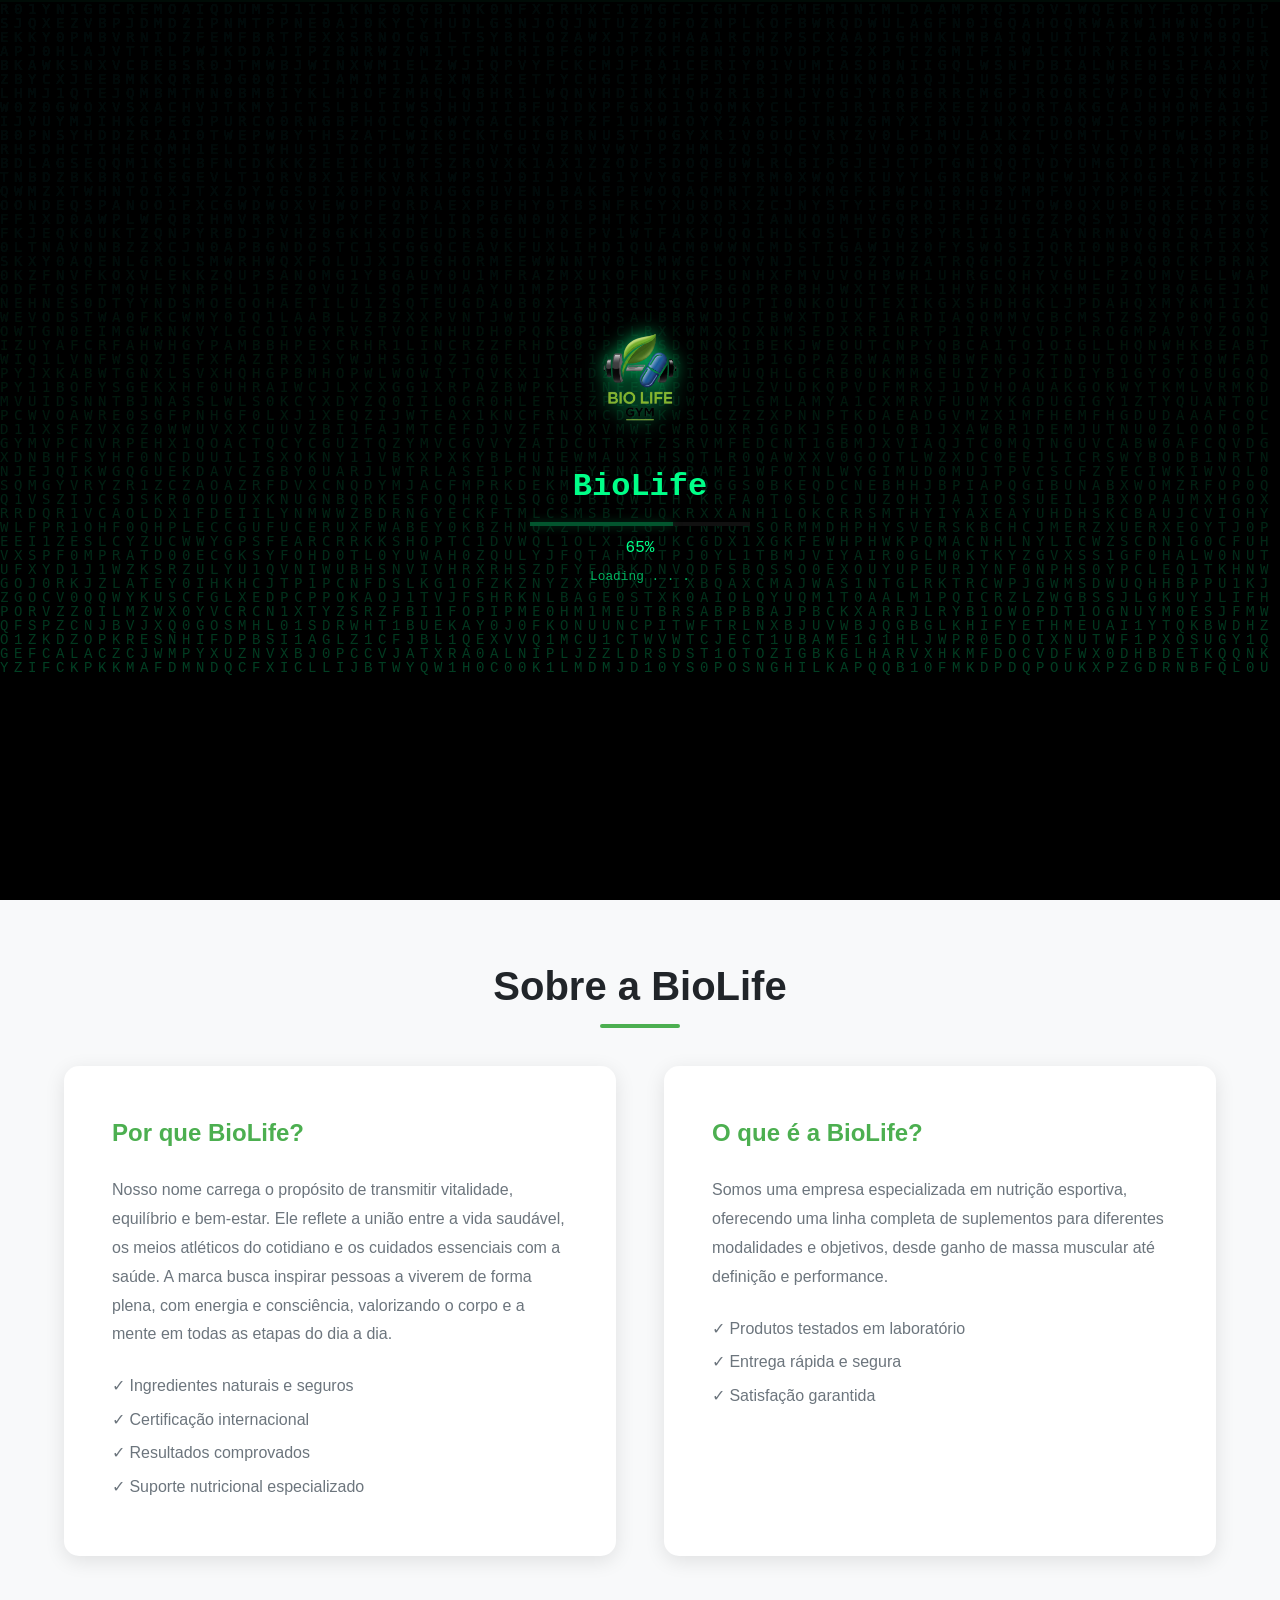
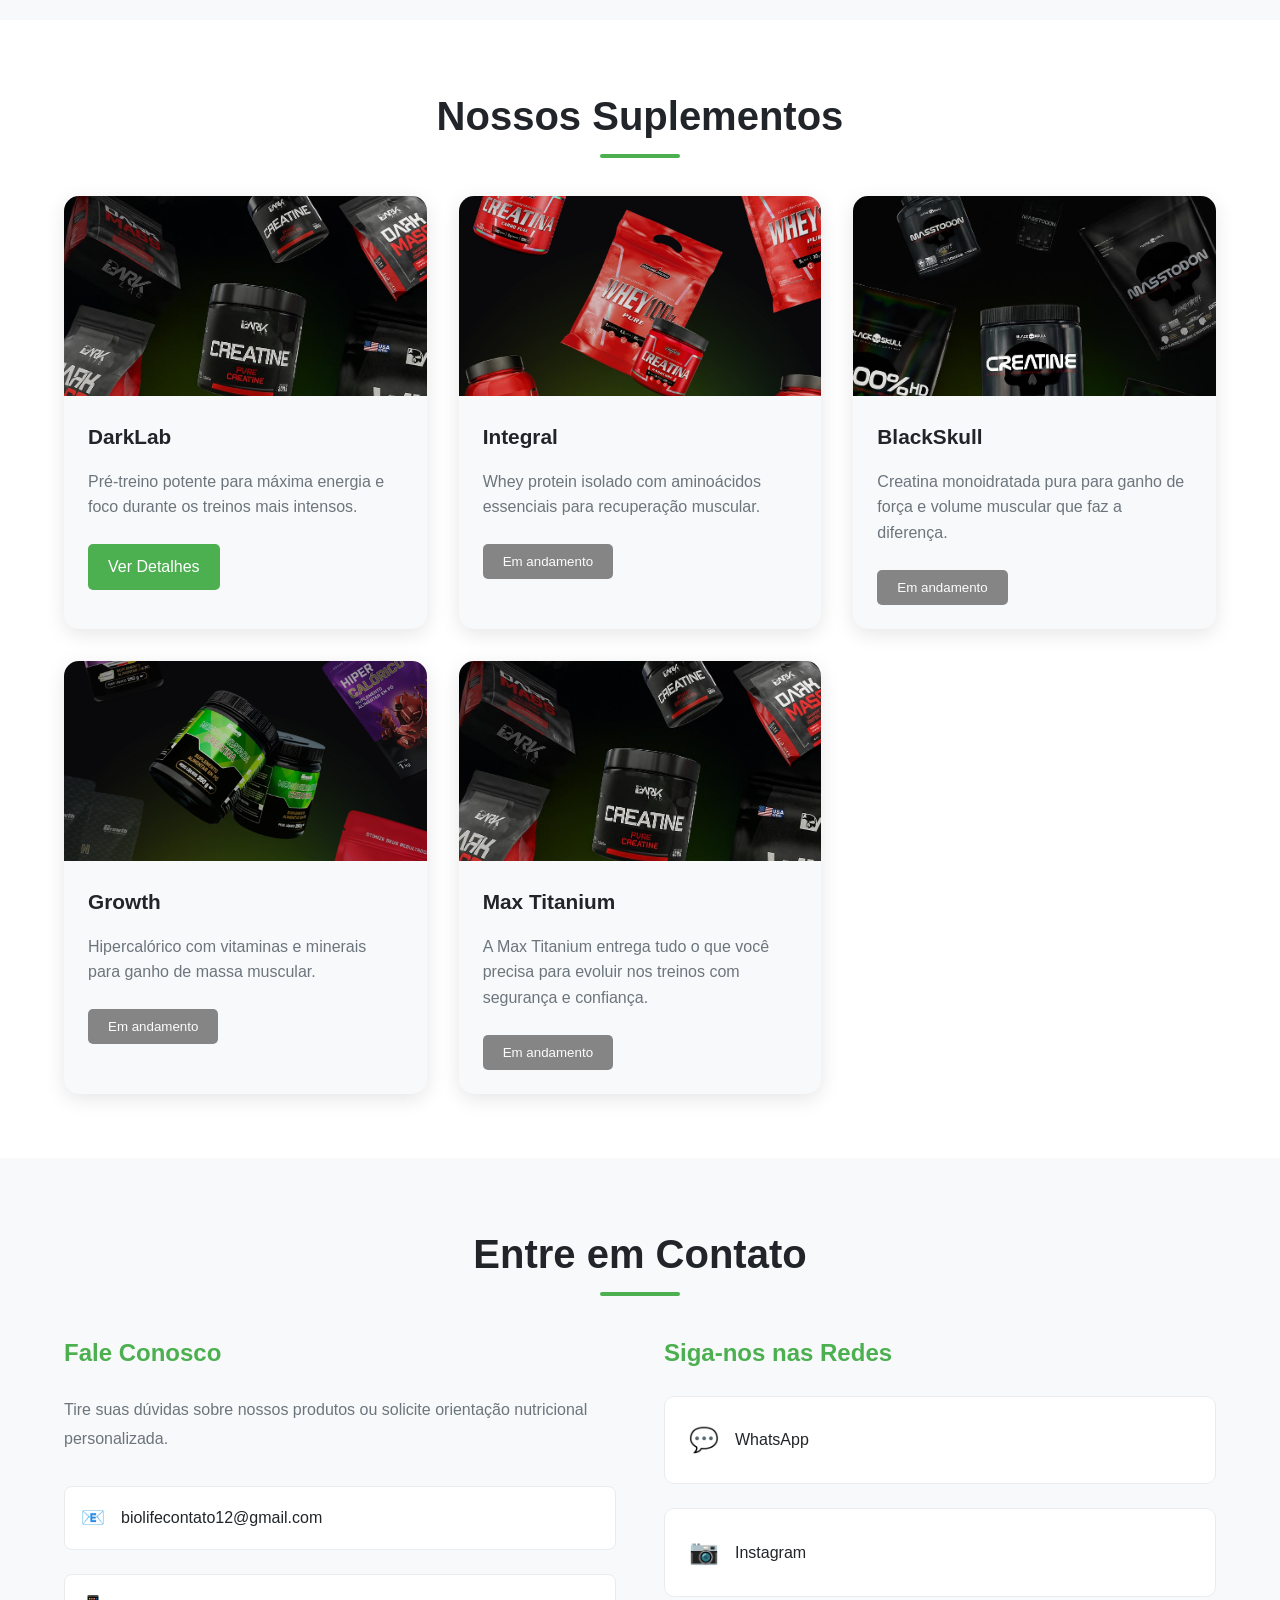
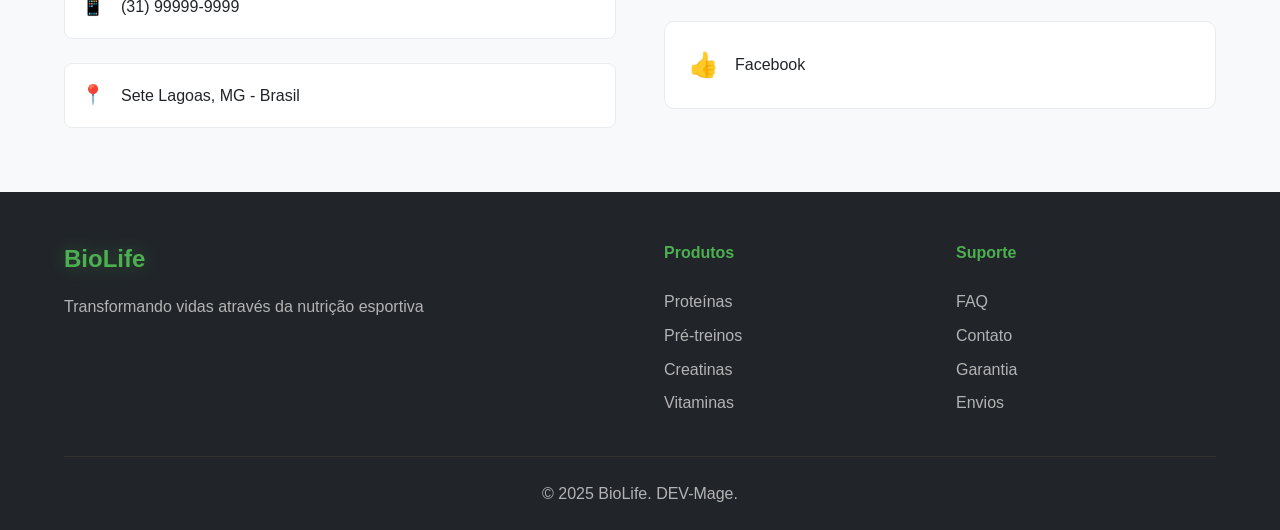
<file: index.html>
<!DOCTYPE html>
<html lang="pt-BR">
<head>
    <meta charset="UTF-8">
    <meta name="viewport" content="width=device-width, initial-scale=1.0">
    <title>BioLife - Suplementos Premium para Academia</title>
    <link rel="stylesheet" href="style.css">
    <link href="assets/img/logo.png" rel="icon" type="image/png">
</head>
    
</body>
</html>
<body>

    <!-- Efeitos -->
    <div class="page-slide"></div>
    <div class="page-transition"></div>
    <div class="scan-effect"></div>
    

    <!-- Loader -->
    <div id="loader">
        <canvas id="matrix"></canvas>

        <div class="loader-content">
            <img src="assets/img/logo.png" class="loader-logo">
            <h1 class="loader-title">BioLife</h1>

            <div class="loader-bar">
                <div class="loader-progress"></div>
            </div>

            <span id="loader-percent">0%</span>
            <p class="loader-sub">Loading . . .</p>
        </div>

        
    </div>
 
    <!-- Header -->
    <header class="header">
        <nav class="nav">
            <div class="nav-container">
                <div class="logo">
                    <!-- Logo do site -->
                    <img src="assets/img/logo.png" alt="Logo BioLife" class="logo-img">
                    <span class="logo-text">BioLife</span>
                </div>
                
                <ul class="nav-menu">
                    <li><a href="#inicio" class="nav-link">Início</a></li>
                    <li><a href="#sobre" class="nav-link">Sobre</a></li>
                    <li><a href="#suplementos" class="nav-link">Suplementos</a></li>
                    <li><a href="#contato" class="nav-link">Contato</a></li>
                </ul>

                <div class="nav-controls">
                    <button class="theme-toggle" id="themeToggle">
                        <span class="theme-icon">🌙</span>
                    </button>
                    <button class="hamburger" id="hamburger">
                        <span></span>
                        <span></span>
                        <span></span>
                    </button>
                </div>
            </div>
        </nav>
    </header>



    <!-- Hero Section with Carousel -->
    <section id="inicio" class="hero">
        <div class="carousel">
                <div class="carousel-container">
                    <div class="carousel-track">
                        <div class="carousel-slide">
                            <img src="assets/img/Carrossel 1.png" alt="Fitness e Nutrição">
                            <div class="carousel-content">
                                <h1>Transforme seu Corpo com BioLife</h1>
                                <p>Suplementos premium para maximizar seus resultados na academia</p>
                                <a href="#suplementos" class="cta-button">Conheça os Suplementos</a>
                            </div>
                        </div>
                        <div class="carousel-slide">
                            <img src="assets/img/trew.png" alt="Suplementos">
                            <div class="carousel-content">
                                <h1>Qualidade que Faz a Diferença</h1>
                                <p>Fórmulas cientificamente desenvolvidas para atletas exigentes</p>
                                <a href="#sobre" class="cta-button">Saiba Mais</a>
                            </div>
                        </div>
                        <div class="carousel-slide">
                            <img src="assets/img/Carrossel 3.png" alt="Resultados Comprovados">
                            <div class="carousel-content">
                                <h1>Resultados Comprovados</h1>
                                <p>Milhares de atletas já conquistaram seus objetivos conosco</p>
                                <a href="#contato" class="cta-button">Junte-se a Nós</a>
                            </div>
                        </div>
                    </div>
                </div>

            
            <button class="carousel-button prev" id="prevBtn">‹</button>
            <button class="carousel-button next" id="nextBtn">›</button>
            
            <div class="carousel-indicators">
                <span class="indicator active" data-slide="0"></span>
                <span class="indicator" data-slide="1"></span>
                <span class="indicator" data-slide="2"></span>
            </div>
        </div>
    </section>

    <!-- About Section -->
    <section id="sobre" class="about">
        <div class="container">
            <h2 class="section-title">Sobre a BioLife</h2>
            <div class="about-grid">
                <div class="about-card">
                    <h3>Por que BioLife?</h3>
                    <p>Nosso nome carrega o propósito de transmitir vitalidade, equilíbrio e bem-estar. Ele reflete a união entre a vida saudável, os meios atléticos do cotidiano e os cuidados essenciais com a saúde. A marca busca inspirar pessoas a viverem de forma plena, com energia e consciência, valorizando o corpo e a mente em todas as etapas do dia a dia.</p>
                    <ul>
                        <li>✓ Ingredientes naturais e seguros</li>
                        <li>✓ Certificação internacional</li>
                        <li>✓ Resultados comprovados</li>
                        <li>✓ Suporte nutricional especializado</li>
                    </ul>
                </div>
                
                <div class="about-card">
                    <h3>O que é a BioLife?</h3>
                    <p>Somos uma empresa especializada em nutrição esportiva, oferecendo uma linha completa de suplementos para diferentes modalidades e objetivos, desde ganho de massa muscular até definição e performance.</p>
                    <ul>
                        <li>✓ Produtos testados em laboratório</li>
                        <li>✓ Entrega rápida e segura</li>
                        <li>✓ Satisfação garantida</li>
                    </ul>
                </div>
            </div>
        </div>
    </section>

<section id="suplementos" class="products">
    <div class="container">
        <h2 class="section-title">Nossos Suplementos</h2>
        <div class="products-grid">

            <!-- DARKLAB (ativo) -->
            <div class="product-card">
                <div class="product-image">
                    <img src="assets/img/darklab.jpeg" alt="DarkLab">
                </div>
                <div class="product-info">
                    <h3>DarkLab</h3>
                    <p>Pré-treino potente para máxima energia e foco durante os treinos mais intensos.</p>
                    <a href="darklab.html" class="product-button">Ver Detalhes</a>
                </div>
            </div>

            <!-- INTEGRAL (em andamento) -->
            <div class="product-card">
                <div class="product-image">
                    <img src="assets/img/integral.jpeg" alt="Integral">
                </div>
                <div class="product-info">
                    <h3>Integral</h3>
                    <p>Whey protein isolado com aminoácidos essenciais para recuperação muscular.</p>
                    <button class="product-button disabled" disabled>Em andamento</button>
                </div>
            </div>

            <!-- BLACKSKULL (em andamento) -->
            <div class="product-card">
                <div class="product-image">
                    <img src="assets/img/blackskull.jpeg" alt="BlackSkull">
                </div>
                <div class="product-info">
                    <h3>BlackSkull</h3>
                    <p>Creatina monoidratada pura para ganho de força e volume muscular que faz a diferença.</p>
                    <button class="product-button disabled" disabled>Em andamento</button>
                </div>
            </div>

            <!-- GROWTH (em andamento) -->
            <div class="product-card">
                <div class="product-image">
                    <img src="assets/img/Growth.png" alt="Growth">
                </div>
                <div class="product-info">
                    <h3>Growth</h3>
                    <p>Hipercalórico com vitaminas e minerais para ganho de massa muscular.</p>
                    <button class="product-button disabled" disabled>Em andamento</button>
                </div>
            </div>

            <!-- MAX TITANIUM (em andamento) -->
            <div class="product-card">
                <div class="product-image">
                    <img src="assets/img/darklab.jpeg" alt="MaxTitanium">
                </div>
                <div class="product-info">
                    <h3>Max Titanium</h3>
                    <p>A Max Titanium entrega tudo o que você precisa para evoluir nos treinos com segurança e confiança.</p>
                    <button class="product-button disabled" disabled>Em andamento</button>
                </div>
            </div>

        </div>
    </div>
</section>



    <!-- Contact Section -->
    <section id="contato" class="contact">
        <div class="container">
            <h2 class="section-title">Entre em Contato</h2>
            <div class="contact-content">
                <div class="contact-info">
                    <h3>Fale Conosco</h3>
                    <p>Tire suas dúvidas sobre nossos produtos ou solicite orientação nutricional personalizada.</p>
                    <div class="contact-methods">
                        <div class="contact-method">
                            <span class="contact-icon">📧</span>
                            <span>biolifecontato12@gmail.com</span>
                        </div>
                        <div class="contact-method">
                            <span class="contact-icon">📱</span>
                            <span>(31) 99999-9999</span>
                        </div>
                        <div class="contact-method">
                            <span class="contact-icon">📍</span>
                            <span>Sete Lagoas, MG - Brasil</span>
                        </div>
                    </div>
                </div>
                
                <div class="social-links">
                    <h3>Siga-nos nas Redes</h3>
                    <div class="social-icons">
                        <a href="" class="social-link whatsapp">
                            <span class="social-icon">💬</span>
                            <span>WhatsApp</span>
                        </a>
                        <a href="https://www.instagram.com/bio_life_gym/?next=%2F" class="social-link instagram">
                            <span class="social-icon">📷</span>
                            <span>Instagram</span>
                        </a>
                        <a href="#" class="social-link facebook">
                            <span class="social-icon">👍</span>
                            <span>Facebook</span>
                        </a>
                    </div>
                </div>
            </div>
        </div>
    </section>

    <!-- Footer -->
    <footer class="footer">
        <div class="container">
            <div class="footer-content">
                <div class="footer-brand">
                    <span class="logo-text">BioLife</span>
                    <p>Transformando vidas através da nutrição esportiva</p>
                </div>
                <div class="footer-links">
                    <div class="footer-column">
                        <h4>Produtos</h4>
                        <a href="#">Proteínas</a>
                        <a href="#">Pré-treinos</a>
                        <a href="#">Creatinas</a>
                        <a href="#">Vitaminas</a>
                    </div>
                    <div class="footer-column">
                        <h4>Suporte</h4>
                        <a href="#">FAQ</a>
                        <a href="#">Contato</a>
                        <a href="#">Garantia</a>
                        <a href="#">Envios</a>
                    </div>
                </div>
            </div>
            <div class="footer-bottom">
                <p>&copy; 2025 BioLife. DEV-Mage.</p>
            </div>
        </div>
    </footer>

    <script src="script.js"></script>
</body>
</html>
</file>
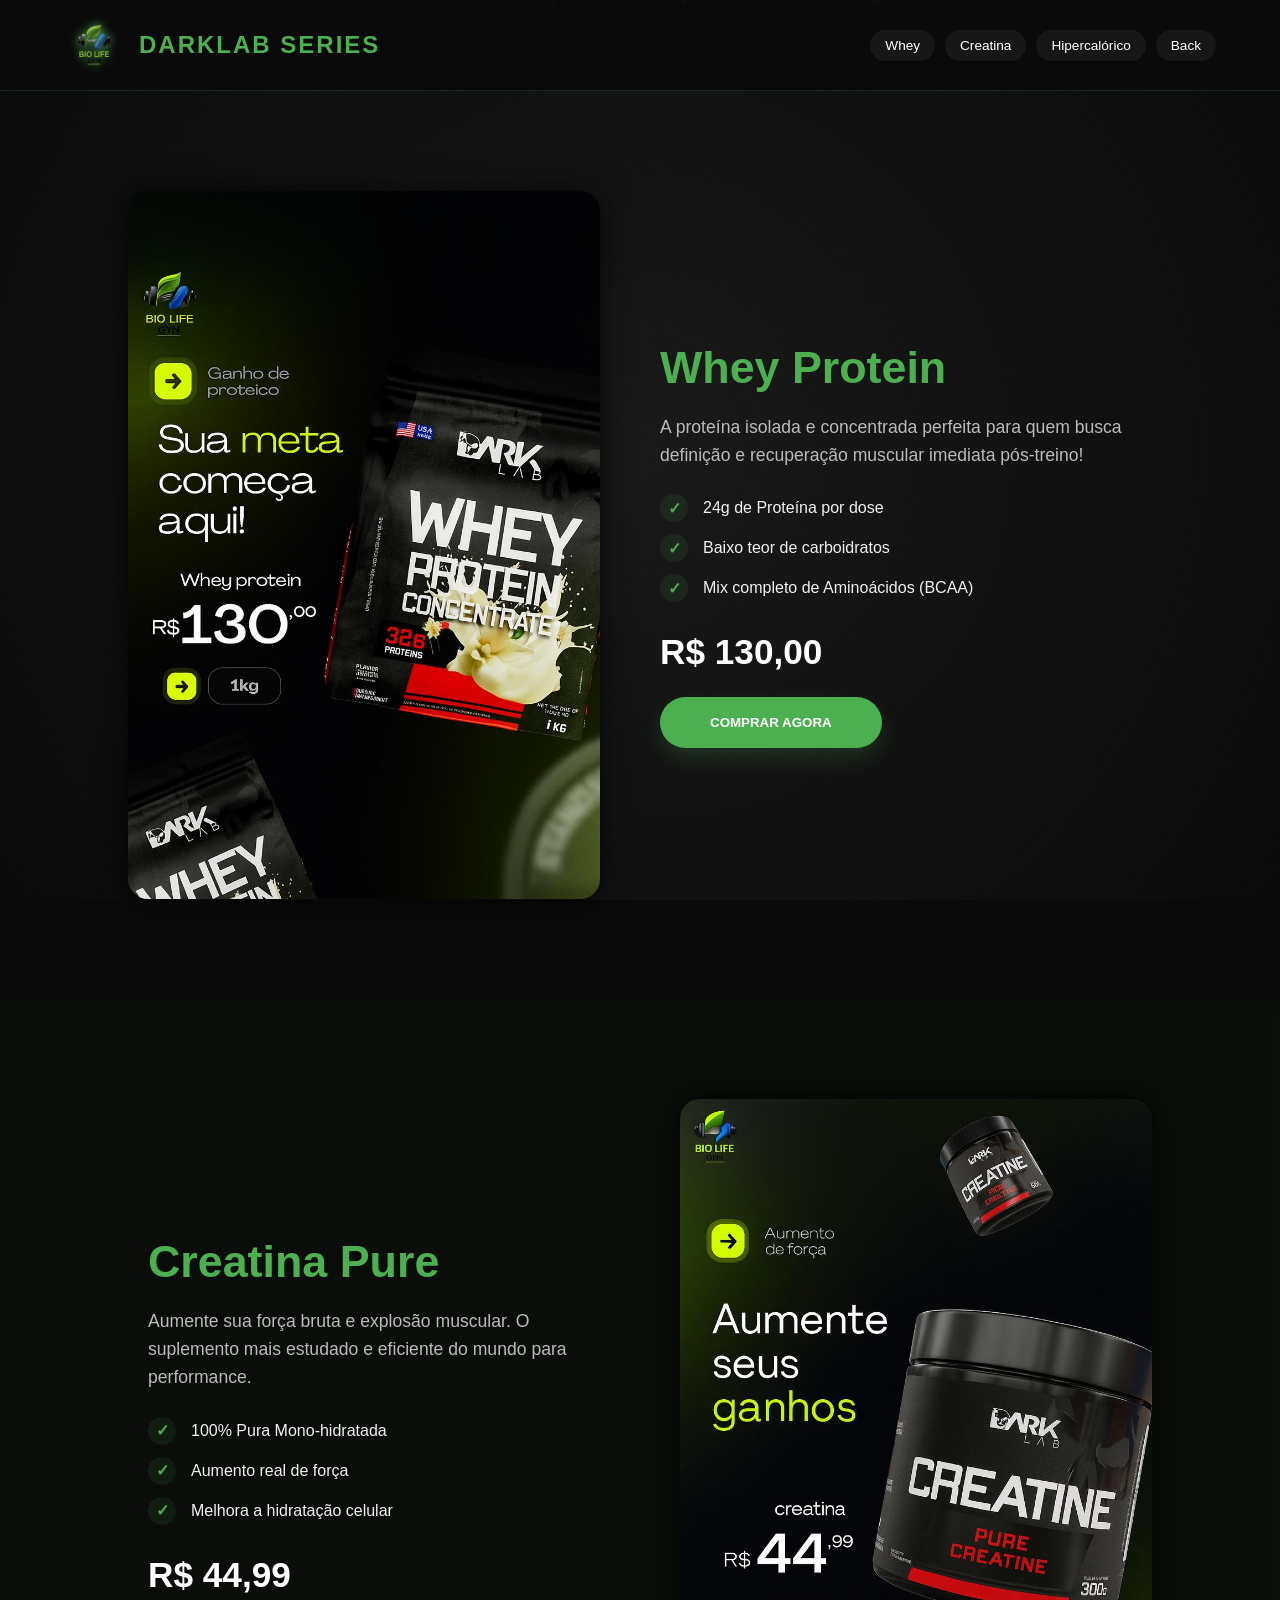
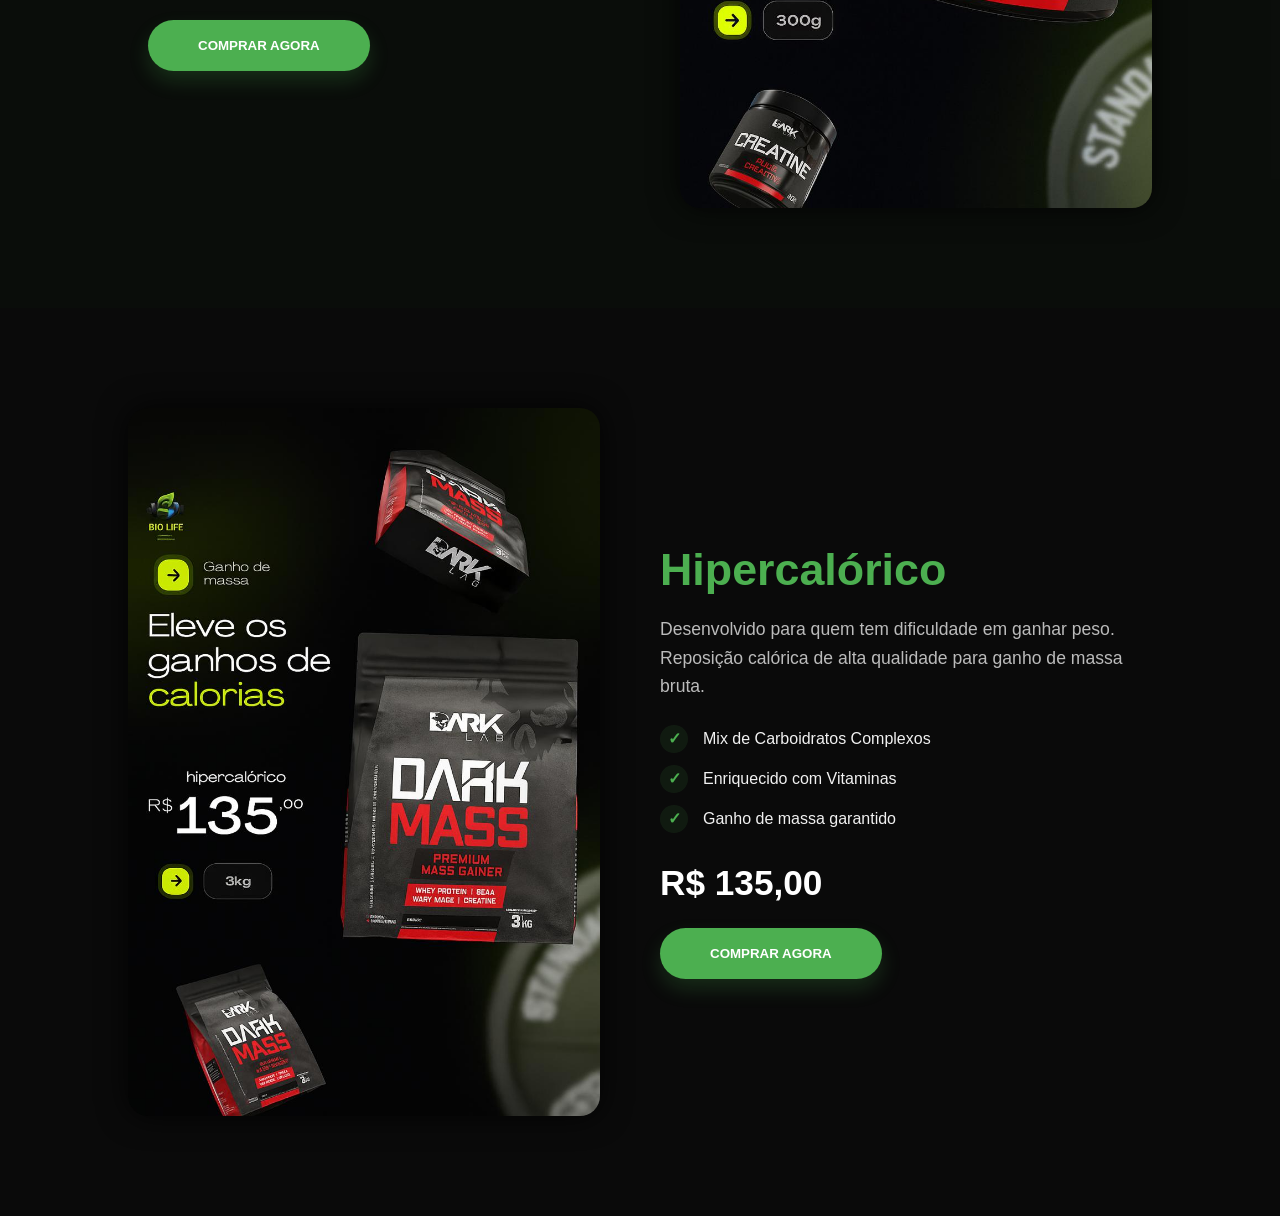
<file: darklab.html>
<!DOCTYPE html>
<html lang="pt-BR">
<head>
  <meta charset="UTF-8">
  <meta name="viewport" content="width=device-width, initial-scale=1.0">
  <title>Suplementos DarkLab | BioLife</title>
  <link href="assets/img/logo.png" rel="icon" type="image/png">
  <style>
    :root {
      --primary-color: #4CAF50;
      --bg-dark: #0a0a0a;
      --text-light: #f1f1f1;
      --surface-color: #101010;
      --surface-alt: #1a1a1a;
    }

    * { margin: 0; padding: 0; box-sizing: border-box; }

    body {
      font-family: 'Segoe UI', Arial, sans-serif;
      background: var(--bg-dark);
      color: var(--text-light);
      overflow-x: hidden;
      scroll-behavior: smooth;
    }

    /* Fundo de Partículas */
    #particles {
      position: fixed;
      top: 0; left: 0;
      width: 100%; height: 100%;
      z-index: -1;
      background: radial-gradient(circle at center, #1a1a1a 0%, #0a0a0a 100%);
    }

    .particle {
      position: absolute;
      background: var(--primary-color);
      border-radius: 50%;
      opacity: 0.3;
      pointer-events: none;
      animation: move linear infinite;
    }

    @keyframes move {
      from { transform: translateY(100vh); }
      to { transform: translateY(-10vh); }
    }

    /* Navbar - Mantendo o estilo do PC */
    .navbar {
      padding: 15px 5%;
      background: rgba(10, 10, 10, 0.9);
      position: sticky;
      top: 0;
      z-index: 1000;
      backdrop-filter: blur(10px);
      border-bottom: 1px solid rgba(76, 175, 80, 0.2);
    }

    .navbar-content {
      display: flex;
      align-items: center;
      justify-content: space-between;
      max-width: 1200px;
      margin: 0 auto;
    }

    .logo-area {
      display: flex;
      align-items: center;
      gap: 15px;
    }

    .logo-area img {
      height: 60px;
      filter: drop-shadow(0 0 5px var(--primary-color));
    }

    .logo-area h1 {
      font-size: 1.5rem;
      color: var(--primary-color);
      text-transform: uppercase;
      letter-spacing: 2px;
    }

    .nav-buttons { display: flex; gap: 10px; }

    .nav-buttons a {
      text-decoration: none;
      color: white;
      font-size: 0.85rem;
      padding: 8px 15px;
      border-radius: 20px;
      transition: 0.3s;
      background: rgba(255,255,255,0.05);
    }

    .nav-buttons a:hover {
      background: var(--primary-color);
      color: black;
      font-weight: bold;
    }

    /* MECÂNICA DE SURGIR (REVEAL) */
    .reveal {
      opacity: 0;
      transform: translateY(80px);
      transition: all 1s ease-out;
    }

    .reveal.active {
      opacity: 1;
      transform: translateY(0);
    }

    /* Seções de Produtos */
    .category-section {
      display: flex;
      flex-wrap: wrap;
      align-items: center;
      justify-content: center;
      gap: 40px;
      padding: 100px 10%;
      min-height: 95vh; /* Volta a ocupar quase a tela toda no PC */
    }

    .category-section:nth-child(even) {
      flex-direction: row-reverse;
      background: rgba(76, 175, 80, 0.02);
    }

    .category-carousel {
      flex: 1;
      min-width: 300px;
      max-width: 500px;
    }

    .carousel-container {
      border-radius: 20px;
      overflow: hidden;
      box-shadow: 0 0 30px rgba(0,0,0,0.8);
      transition: 0.5s;
    }

    .carousel-container img {
      width: 100%;
      display: block;
      transition: transform 0.5s cubic-bezier(0.175, 0.885, 0.32, 1.275); 
    }

    /* MECÂNICA DE TOMBAR (SÓ NO PC) */
    @media (hover: hover) {
      .carousel-container:hover img {
        transform: rotate(-6deg) scale(1.1); /* Tombo mais agressivo no PC */
      }
      .category-section:nth-child(even) .carousel-container:hover img {
        transform: rotate(6deg) scale(1.1);
      }
    }

    .info-panel {
      flex: 1;
      min-width: 300px;
      padding: 20px;
    }

    .info-panel h2 {
      font-size: 2.8rem; /* Títulos grandes de volta */
      color: var(--primary-color);
      margin-bottom: 20px;
    }

    .info-panel p {
      font-size: 1.1rem;
      color: #bbb;
      margin-bottom: 25px;
      line-height: 1.6;
    }

    .features {
      list-style: none;
      margin-bottom: 30px;
    }

    .features li {
      margin-bottom: 12px;
      display: flex;
      align-items: center;
    }

    .features li::before {
      content: "✓";
      margin-right: 15px;
      color: var(--primary-color);
      font-weight: bold;
      background: rgba(76, 175, 80, 0.1);
      width: 28px; height: 28px;
      display: flex; align-items: center; justify-content: center;
      border-radius: 50%;
    }

    .price-tag {
      font-size: 2.2rem;
      font-weight: bold;
      margin-bottom: 25px;
      color: #fff;
      display: block;
    }

    .btn {
      display: inline-block;
      padding: 18px 50px;
      background: var(--primary-color);
      color: white;
      border-radius: 50px;
      text-decoration: none;
      font-weight: bold;
      text-transform: uppercase;
      border: none;
      cursor: pointer;
      transition: 0.3s;
      box-shadow: 0 10px 20px rgba(76, 175, 80, 0.2);
    }

    .btn:hover {
      background: #45a049;
      transform: translateY(-3px);
      box-shadow: 0 15px 25px rgba(76, 175, 80, 0.4);
    }

    /* APENAS O QUE MUDA NO MOBILE */
    @media (max-width: 768px) {
      .category-section { padding: 60px 5%; text-align: center; min-height: auto; }
      .category-section:nth-child(even) { flex-direction: column; }
      .info-panel h2 { font-size: 2rem; }
      .features li { justify-content: center; }
      .btn { width: 100%; }
      .logo-area h1 { font-size: 1.1rem; }
    }
  </style>
</head>
<body>
  <div id="particles"></div>

  <header class="navbar">
    <div class="navbar-content">
      <div class="logo-area">
        <img src="assets/img/logo.png" alt="Logo BioLife">
        <h1>DarkLab Series</h1>
      </div>
      <nav class="nav-buttons">
        <a href="#whey">Whey</a>
        <a href="#creatina">Creatina</a>
        <a href="#hipercalorico">Hipercalórico</a>
        <a href="index.html">Back</a>
      </nav>
    </div>
  </header>

  <section id="whey" class="category-section reveal">
    <div class="category-carousel">
      <div class="carousel-container">
        <img src="assets/img/WheyDarkLab.jpeg" alt="Whey Protein">
      </div>
    </div>
    <div class="info-panel">
      <h2>Whey Protein</h2>
      <p>A proteína isolada e concentrada perfeita para quem busca definição e recuperação muscular imediata pós-treino!</p>
      <ul class="features">
        <li>24g de Proteína por dose</li>
        <li>Baixo teor de carboidratos</li>
        <li>Mix completo de Aminoácidos (BCAA)</li>
      </ul>
      <span class="price-tag">R$ 130,00</span>
      <button class="btn" onclick="comprar('Whey Protein DarkLab', 'assets/img/WheyDarkLab.jpeg', 130.00)">Comprar Agora</button>
    </div>
  </section>

  <section id="creatina" class="category-section reveal">
    <div class="category-carousel">
      <div class="carousel-container">
        <img src="assets/img/CreatinaDarkLab.jpeg" alt="Creatina">
      </div>
    </div>
    <div class="info-panel">
      <h2>Creatina Pure</h2>
      <p>Aumente sua força bruta e explosão muscular. O suplemento mais estudado e eficiente do mundo para performance.</p>
      <ul class="features">
        <li>100% Pura Mono-hidratada</li>
        <li>Aumento real de força</li>
        <li>Melhora a hidratação celular</li>
      </ul>
      <span class="price-tag">R$ 44,99</span>
      <button class="btn" onclick="comprar('Creatina DarkLab', 'assets/img/CreatinaDarkLab.jpeg', 44.99)">Comprar Agora</button>
    </div>
  </section>

  <section id="hipercalorico" class="category-section reveal">
    <div class="category-carousel">
      <div class="carousel-container">
        <img src="assets/img/HipercaloricoDarkLab.jpeg" alt="Hipercalórico">
      </div>
    </div>
    <div class="info-panel">
      <h2>Hipercalórico</h2>
      <p>Desenvolvido para quem tem dificuldade em ganhar peso. Reposição calórica de alta qualidade para ganho de massa bruta.</p>
      <ul class="features">
        <li>Mix de Carboidratos Complexos</li>
        <li>Enriquecido com Vitaminas</li>
        <li>Ganho de massa garantido</li>
      </ul>
      <span class="price-tag">R$ 135,00</span>
      <button class="btn" onclick="comprar('Hipercalórico DarkLab', 'assets/img/HipercaloricoDarkLab.jpeg', 135.00)">Comprar Agora</button>
    </div>
  </section>

  <script>
    const particlesContainer = document.getElementById('particles');
    for (let i = 0; i < 50; i++) {
      const p = document.createElement('div');
      p.className = 'particle';
      const size = Math.random() * 3 + 2 + 'px';
      p.style.width = size; p.style.height = size;
      p.style.left = Math.random() * 100 + 'vw';
      p.style.animationDuration = Math.random() * 3 + 2 + 's';
      p.style.animationDelay = Math.random() * 5 + 's';
      particlesContainer.appendChild(p);
    }

    const observer = new IntersectionObserver((entries) => {
      entries.forEach(entry => {
        if (entry.isIntersecting) {
          entry.target.classList.add('active');
        }
      });
    }, { threshold: 0.15 });

    document.querySelectorAll('.reveal').forEach(el => observer.observe(el));

    function comprar(nome, imagem, preco) {
      const produto = { nome, imagem, preco: parseFloat(preco) };
      localStorage.setItem('produtoSelecionado', JSON.stringify(produto));
      window.location.href = 'pagamento.html';
    }
  </script>
</body>
</html>
</file>
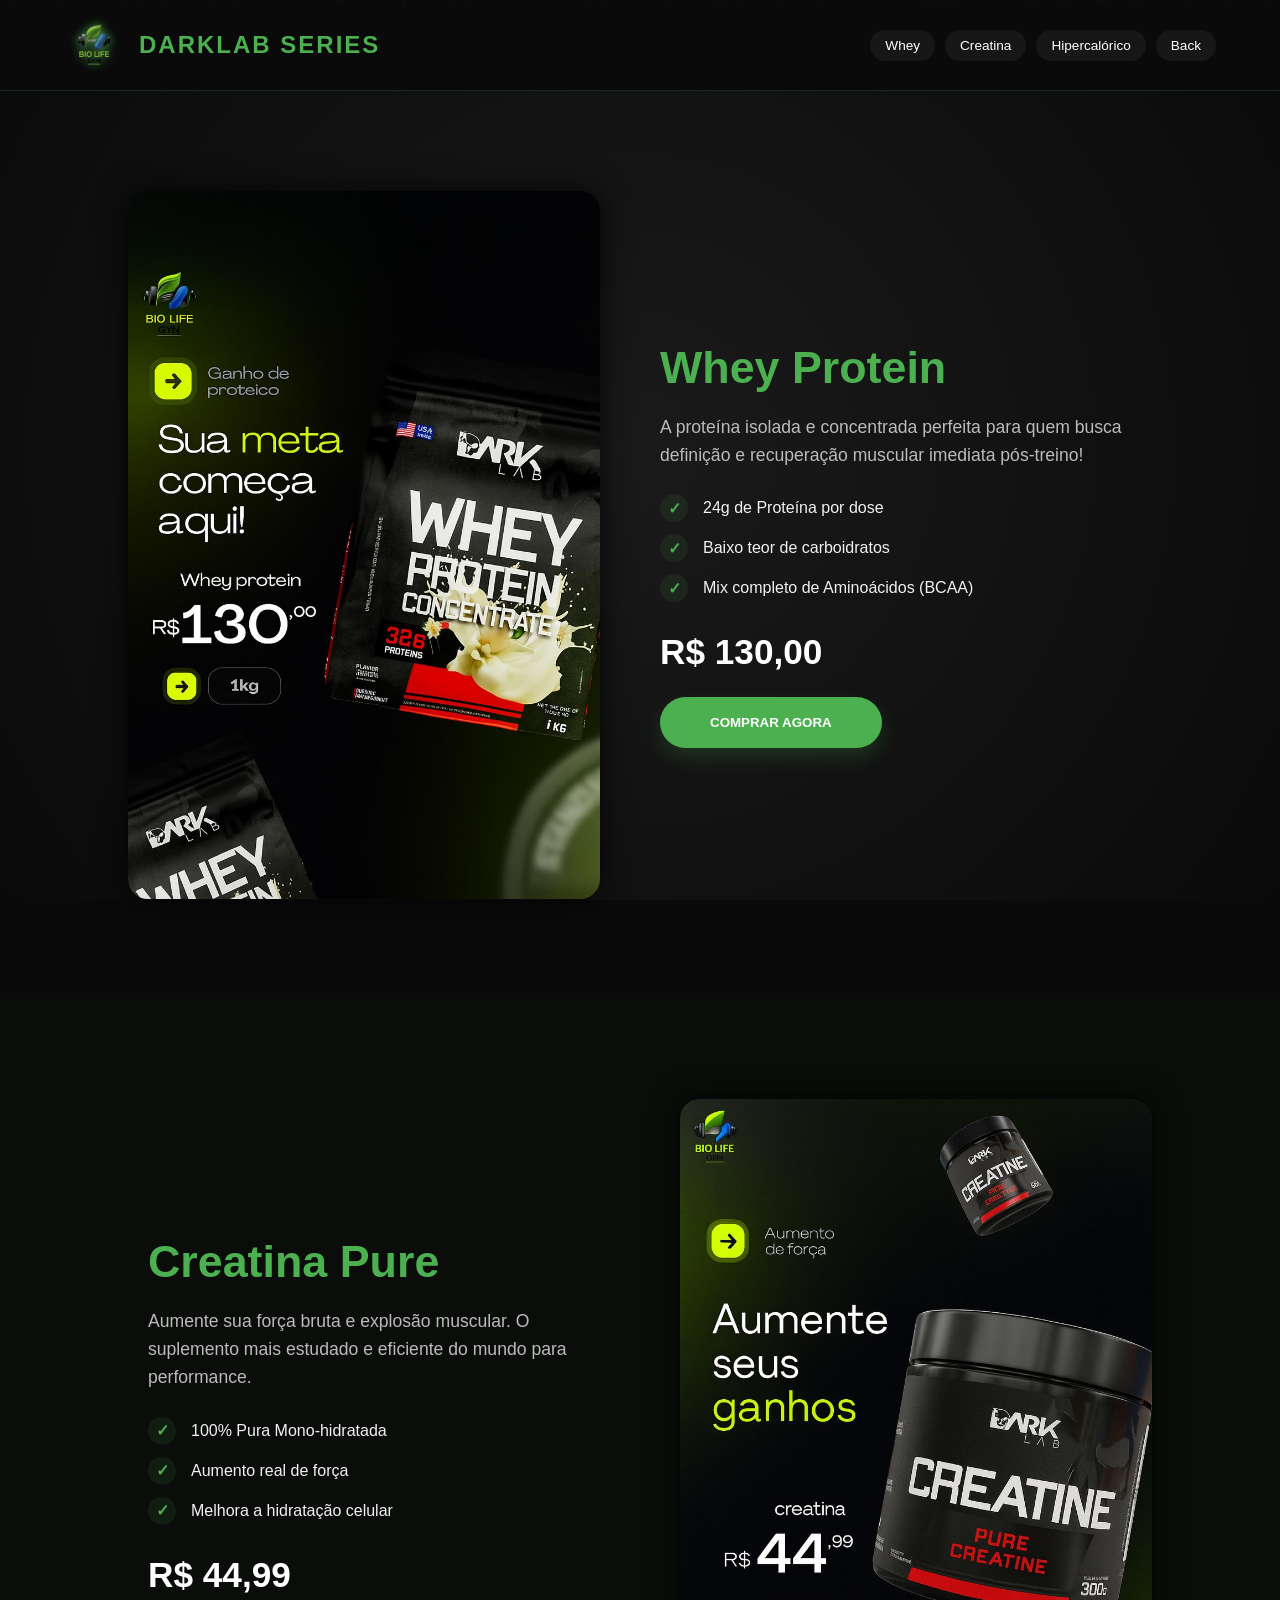
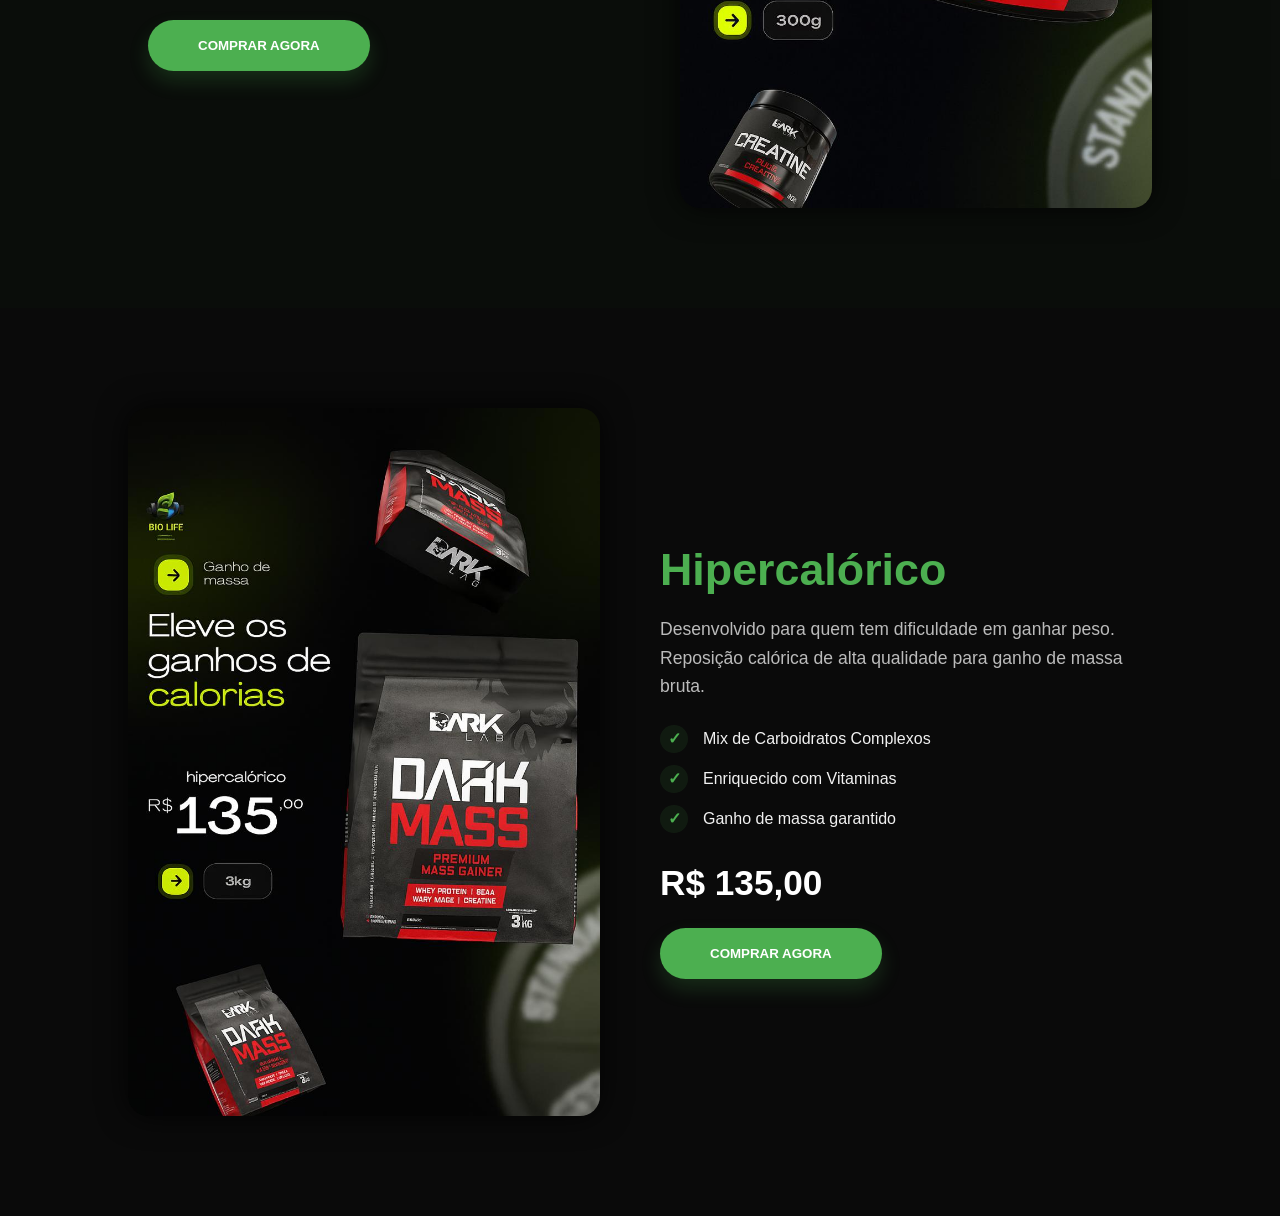
<file: maxtitanium.html>
<!DOCTYPE html>
<html lang="pt-BR">
<head>
  <meta charset="UTF-8">
  <meta name="viewport" content="width=device-width, initial-scale=1.0">
  <title>Suplementos Max Titanium | BioLife</title>
  <link href="assets/img/logo.png" rel="icon" type="image/png">
  <style>
    :root {
      --primary-color: #4CAF50;
      --bg-dark: #0a0a0a;
      --text-light: #f1f1f1;
      --surface-color: #101010;
      --surface-alt: #1a1a1a;
    }

    * { margin: 0; padding: 0; box-sizing: border-box; }

    body {
      font-family: 'Segoe UI', Arial, sans-serif;
      background: var(--bg-dark);
      color: var(--text-light);
      overflow-x: hidden;
      scroll-behavior: smooth;
    }

    /* Fundo de Partículas */
    #particles {
      position: fixed;
      top: 0; left: 0;
      width: 100%; height: 100%;
      z-index: -1;
      background: radial-gradient(circle at center, #1a1a1a 0%, #0a0a0a 100%);
    }

    .particle {
      position: absolute;
      background: var(--primary-color);
      border-radius: 50%;
      opacity: 0.3;
      pointer-events: none;
      animation: move linear infinite;
    }

    @keyframes move {
      from { transform: translateY(100vh); }
      to { transform: translateY(-10vh); }
    }

    /* Navbar - Mantendo o estilo do PC */
    .navbar {
      padding: 15px 5%;
      background: rgba(10, 10, 10, 0.9);
      position: sticky;
      top: 0;
      z-index: 1000;
      backdrop-filter: blur(10px);
      border-bottom: 1px solid rgba(76, 175, 80, 0.2);
    }

    .navbar-content {
      display: flex;
      align-items: center;
      justify-content: space-between;
      max-width: 1200px;
      margin: 0 auto;
    }

    .logo-area {
      display: flex;
      align-items: center;
      gap: 15px;
    }

    .logo-area img {
      height: 60px;
      filter: drop-shadow(0 0 5px var(--primary-color));
    }

    .logo-area h1 {
      font-size: 1.5rem;
      color: var(--primary-color);
      text-transform: uppercase;
      letter-spacing: 2px;
    }

    .nav-buttons { display: flex; gap: 10px; }

    .nav-buttons a {
      text-decoration: none;
      color: white;
      font-size: 0.85rem;
      padding: 8px 15px;
      border-radius: 20px;
      transition: 0.3s;
      background: rgba(255,255,255,0.05);
    }

    .nav-buttons a:hover {
      background: var(--primary-color);
      color: black;
      font-weight: bold;
    }

    /* MECÂNICA DE SURGIR (REVEAL) */
    .reveal {
      opacity: 0;
      transform: translateY(80px);
      transition: all 1s ease-out;
    }

    .reveal.active {
      opacity: 1;
      transform: translateY(0);
    }

    /* Seções de Produtos */
    .category-section {
      display: flex;
      flex-wrap: wrap;
      align-items: center;
      justify-content: center;
      gap: 40px;
      padding: 100px 10%;
      min-height: 95vh; /* Volta a ocupar quase a tela toda no PC */
    }

    .category-section:nth-child(even) {
      flex-direction: row-reverse;
      background: rgba(76, 175, 80, 0.02);
    }

    .category-carousel {
      flex: 1;
      min-width: 300px;
      max-width: 500px;
    }

    .carousel-container {
      border-radius: 20px;
      overflow: hidden;
      box-shadow: 0 0 30px rgba(0,0,0,0.8);
      transition: 0.5s;
    }

    .carousel-container img {
      width: 100%;
      display: block;
      transition: transform 0.5s cubic-bezier(0.175, 0.885, 0.32, 1.275); 
    }

    /* MECÂNICA DE TOMBAR (SÓ NO PC) */
    @media (hover: hover) {
      .carousel-container:hover img {
        transform: rotate(-6deg) scale(1.1); /* Tombo mais agressivo no PC */
      }
      .category-section:nth-child(even) .carousel-container:hover img {
        transform: rotate(6deg) scale(1.1);
      }
    }

    .info-panel {
      flex: 1;
      min-width: 300px;
      padding: 20px;
    }

    .info-panel h2 {
      font-size: 2.8rem; /* Títulos grandes de volta */
      color: var(--primary-color);
      margin-bottom: 20px;
    }

    .info-panel p {
      font-size: 1.1rem;
      color: #bbb;
      margin-bottom: 25px;
      line-height: 1.6;
    }

    .features {
      list-style: none;
      margin-bottom: 30px;
    }

    .features li {
      margin-bottom: 12px;
      display: flex;
      align-items: center;
    }

    .features li::before {
      content: "✓";
      margin-right: 15px;
      color: var(--primary-color);
      font-weight: bold;
      background: rgba(76, 175, 80, 0.1);
      width: 28px; height: 28px;
      display: flex; align-items: center; justify-content: center;
      border-radius: 50%;
    }

    .price-tag {
      font-size: 2.2rem;
      font-weight: bold;
      margin-bottom: 25px;
      color: #fff;
      display: block;
    }

    .btn {
      display: inline-block;
      padding: 18px 50px;
      background: var(--primary-color);
      color: white;
      border-radius: 50px;
      text-decoration: none;
      font-weight: bold;
      text-transform: uppercase;
      border: none;
      cursor: pointer;
      transition: 0.3s;
      box-shadow: 0 10px 20px rgba(76, 175, 80, 0.2);
    }

    .btn:hover {
      background: #45a049;
      transform: translateY(-3px);
      box-shadow: 0 15px 25px rgba(76, 175, 80, 0.4);
    }

    /* APENAS O QUE MUDA NO MOBILE */
    @media (max-width: 768px) {
      .category-section { padding: 60px 5%; text-align: center; min-height: auto; }
      .category-section:nth-child(even) { flex-direction: column; }
      .info-panel h2 { font-size: 2rem; }
      .features li { justify-content: center; }
      .btn { width: 100%; }
      .logo-area h1 { font-size: 1.1rem; }
    }
  </style>
</head>
<body>
  <div id="particles"></div>

  <header class="navbar">
    <div class="navbar-content">
      <div class="logo-area">
        <img src="assets/img/logo.png" alt="Logo BioLife">
        <h1>DarkLab Series</h1>
      </div>
      <nav class="nav-buttons">
        <a href="#whey">Whey</a>
        <a href="#creatina">Creatina</a>
        <a href="#hipercalorico">Hipercalórico</a>
        <a href="index.html">Back</a>
      </nav>
    </div>
  </header>

  <section id="whey" class="category-section reveal">
    <div class="category-carousel">
      <div class="carousel-container">
        <img src="assets/img/WheyDarkLab.jpeg" alt="Whey Protein">
      </div>
    </div>
    <div class="info-panel">
      <h2>Whey Protein</h2>
      <p>A proteína isolada e concentrada perfeita para quem busca definição e recuperação muscular imediata pós-treino!</p>
      <ul class="features">
        <li>24g de Proteína por dose</li>
        <li>Baixo teor de carboidratos</li>
        <li>Mix completo de Aminoácidos (BCAA)</li>
      </ul>
      <span class="price-tag">R$ 130,00</span>
      <button class="btn" onclick="comprar('Whey Protein DarkLab', 'assets/img/WheyDarkLab.jpeg', 130.00)">Comprar Agora</button>
    </div>
  </section>

  <section id="creatina" class="category-section reveal">
    <div class="category-carousel">
      <div class="carousel-container">
        <img src="assets/img/CreatinaDarkLab.jpeg" alt="Creatina">
      </div>
    </div>
    <div class="info-panel">
      <h2>Creatina Pure</h2>
      <p>Aumente sua força bruta e explosão muscular. O suplemento mais estudado e eficiente do mundo para performance.</p>
      <ul class="features">
        <li>100% Pura Mono-hidratada</li>
        <li>Aumento real de força</li>
        <li>Melhora a hidratação celular</li>
      </ul>
      <span class="price-tag">R$ 44,99</span>
      <button class="btn" onclick="comprar('Creatina DarkLab', 'assets/img/CreatinaDarkLab.jpeg', 44.99)">Comprar Agora</button>
    </div>
  </section>

  <section id="hipercalorico" class="category-section reveal">
    <div class="category-carousel">
      <div class="carousel-container">
        <img src="assets/img/HipercaloricoDarkLab.jpeg" alt="Hipercalórico">
      </div>
    </div>
    <div class="info-panel">
      <h2>Hipercalórico</h2>
      <p>Desenvolvido para quem tem dificuldade em ganhar peso. Reposição calórica de alta qualidade para ganho de massa bruta.</p>
      <ul class="features">
        <li>Mix de Carboidratos Complexos</li>
        <li>Enriquecido com Vitaminas</li>
        <li>Ganho de massa garantido</li>
      </ul>
      <span class="price-tag">R$ 135,00</span>
      <button class="btn" onclick="comprar('Hipercalórico DarkLab', 'assets/img/HipercaloricoDarkLab.jpeg', 135.00)">Comprar Agora</button>
    </div>
  </section>

  <script>
    const particlesContainer = document.getElementById('particles');
    for (let i = 0; i < 50; i++) {
      const p = document.createElement('div');
      p.className = 'particle';
      const size = Math.random() * 3 + 2 + 'px';
      p.style.width = size; p.style.height = size;
      p.style.left = Math.random() * 100 + 'vw';
      p.style.animationDuration = Math.random() * 3 + 2 + 's';
      p.style.animationDelay = Math.random() * 5 + 's';
      particlesContainer.appendChild(p);
    }

    const observer = new IntersectionObserver((entries) => {
      entries.forEach(entry => {
        if (entry.isIntersecting) {
          entry.target.classList.add('active');
        }
      });
    }, { threshold: 0.15 });

    document.querySelectorAll('.reveal').forEach(el => observer.observe(el));

    function comprar(nome, imagem, preco) {
      const produto = { nome, imagem, preco: parseFloat(preco) };
      localStorage.setItem('produtoSelecionado', JSON.stringify(produto));
      window.location.href = 'pagamento.html';
    }
  </script>
</body>
</html>
</file>
<file: style.css>
/* CSS Reset and Base Styles */
* {
    margin: 0;
    padding: 0;
    box-sizing: border-box;
}

html {
    scroll-behavior: smooth;
}

:root {
    /* Light Theme Colors */
    --primary-color: #4CAF50;
    --primary-dark: #45A049;
    --secondary-color: #81C784;
    --accent-color: #FFC107;
    --bg-color: #ffffff;
    --surface-color: #f8f9fa;
    --text-primary: #212529;
    --text-secondary: #6c757d;
    --border-color: #e9ecef;
    --shadow-color: rgba(0, 0, 0, 0.1);
    --header-bg: rgba(255, 255, 255, 0.95);

    /* Transitions */
    --transition-fast: 0.2s ease;
    --transition-normal: 0.3s ease;
    --transition-slow: 0.5s ease;

    /* Spacing */
    --spacing-xs: 0.5rem;
    --spacing-sm: 1rem;
    --spacing-md: 1.5rem;
    --spacing-lg: 2rem;
    --spacing-xl: 3rem;
    --spacing-xxl: 4rem;
}

/* Dark Theme Overrides */
[data-theme="dark"] {
    --primary-color: #66BB6A;
    --primary-dark: #4CAF50;
    --secondary-color: #A5D6A7;
    --accent-color: #FFD54F;
    --bg-color: #121212;
    --surface-color: #1e1e1e;
    --text-primary: #ffffff;
    --text-secondary: #b3b3b3;
    --border-color: #333333;
    --shadow-color: rgba(0, 0, 0, 0.3);
    --header-bg: rgba(18, 18, 18, 0.95);
}

/* Tema automático SOMENTE se o usuário não tiver escolhido manualmente */
:root:not([data-theme]) {
    color-scheme: light;
}

@media (prefers-color-scheme: dark) {
    :root:not([data-theme]) {
        --primary-color: #66BB6A;
        --primary-dark: #4CAF50;
        --secondary-color: #A5D6A7;
        --accent-color: #FFD54F;
        --bg-color: #121212;
        --surface-color: #1e1e1e;
        --text-primary: #ffffff;
        --text-secondary: #b3b3b3;
        --border-color: #333333;
        --shadow-color: rgba(0, 0, 0, 0.3);
        --header-bg: rgba(18, 18, 18, 0.95);
        color-scheme: dark;
    }
}



body {
    font-family: 'Poppins', sans-serif;
    line-height: 1.6;
    color: var(--text-primary);
    background-color: var(--bg-color);
    transition: background-color var(--transition-normal), color var(--transition-normal);
}

.container {
    max-width: 1200px;
    margin: 0 auto;
    padding: 0 var(--spacing-md);
}

/* --- (todo o resto do seu CSS continua igual, usando as variáveis de cor) --- */


/* Header Styles */
.header {
    position: fixed;
    top: 0;
    left: 0;
    right: 0;
    z-index: 1000;
    background: var(--header-bg);
    backdrop-filter: blur(10px);
    border-bottom: 1px solid var(--border-color);
    transition: all var(--transition-normal);
}

.nav-container {
    display: flex;
    justify-content: space-between;
    align-items: center;
    padding: var(--spacing-sm) var(--spacing-md);
    max-width: 1200px;
    margin: 0 auto;
}

.logo {
    display: flex;
    align-items: center;
    gap: 8px; /* Espaço entre logo e texto */
}

.logo-img {
    height: 90px; /* Ajuste o tamanho da logo */
    width: auto;
    filter: drop-shadow(0 0 8px rgba(76,175,80,0.3));
}


.logo-text {
    font-size: 1.8rem;
    font-weight: 700;
    color: var(--primary-color);
    text-decoration: none;
    filter: drop-shadow(0 0 8px rgba(76,175,80,0.3));
}

.nav-menu {
    display: flex;
    list-style: none;
    gap: var(--spacing-lg);
}

.cta-button {
    background: var(--primary-color);
    color: white;
    border: none;
    padding: var(--spacing-md) var(--spacing-xl);
    border-radius: 5px;
    cursor: pointer;
    transition: all var(--transition-fast);
    text-decoration: none;
    font-weight: 500;
    filter: drop-shadow(0 0 8px rgba(76,175,80,0.3));
}

.nav-link {
    text-decoration: none;
    color: var(--text-primary);
    font-weight: 500;
    transition: color var(--transition-fast);
    position: relative;
}

.nav-link:hover {
    color: var(--primary-color);
}

.nav-link::after {
    content: '';
    position: absolute;
    bottom: -4px;
    left: 0;
    width: 0;
    height: 2px;
    background: var(--primary-color);
    transition: width var(--transition-fast);
}

.nav-link:hover::after {
    width: 100%;
}

.nav-controls {
    display: flex;
    align-items: center;
    gap: var(--spacing-sm);
}

.theme-toggle {
    background: none;
    border: 2px solid var(--border-color);
    border-radius: 50%;
    width: 40px;
    height: 40px;
    cursor: pointer;
    display: flex;
    align-items: center;
    justify-content: center;
    transition: all var(--transition-fast);
}

.theme-toggle:hover {
    border-color: var(--primary-color);
    transform: scale(1.1);
}

.theme-icon {
    font-size: 0.950rem;
    transition: transform var(--transition-fast);
}

.hamburger {
    display: none;
    flex-direction: column;
    background: none;
    border: none;
    cursor: pointer;
    padding: var(--spacing-xs);
}

.hamburger span {
    width: 25px;
    height: 3px;
    background: var(--text-primary);
    margin: 2px 0;
    transition: all var(--transition-fast);
}

/* Hero and Carousel Styles */
.hero {
    margin-top: 80px;
    height: 90vh;
    position: relative;
    overflow: hidden;
}

.carousel {
    position: relative;
    width: 100%;
    height: 100%;
    overflow: hidden;
    touch-action: pan-y;
}

.carousel-container {
  width: 100%;
  height: 100%;
  overflow: hidden;
  position: relative;
}

.carousel-track {
  display: flex;
  width: 100%;
  height: 100%;
  transition: transform 0.8s ease-in-out;
  align-items: stretch;
}

.carousel-slide {
  min-width: 100%;
  height: auto;
  flex-shrink: 0;
  position: relative;
  opacity: 1; /* 🔥 deixa todos visíveis */
  margin: 0;
}

.carousel-slide img {
  width: 100%;
  height: 100%;
  object-fit: cover;
  transition: transform 1s ease;
  display: block;
}

/* Zoom leve no slide ativo */
.carousel-slide.active img {
  transform: scale(1.05);
}



.carousel-slide.active {
    opacity: 1;
}

.carousel-slide img {
    width: 100%;
    height: 100%;
    object-fit: cover;
}

.carousel-content {
    position: absolute;
    top: 50%;
    left: 50%;
    transform: translate(-50%, -50%);
    text-align: center;
    color: white;
    z-index: 2;
    max-width: 600px;
    padding: var(--spacing-md);
}

.carousel-content::before {
    content: '';
    position: absolute;
    top: -20px;
    left: -20px;
    right: -20px;
    bottom: -20px;
    background: rgba(0, 0, 0, 0.4);
    border-radius: 20px;
    z-index: -1;
}

.carousel-content h1 {
    font-size: 3rem;
    font-weight: 700;
    margin-bottom: var(--spacing-md);
    text-shadow: 2px 2px 4px rgba(0, 0, 0, 0.5);
}

.carousel-content p {
    font-size: 1.2rem;
    margin-bottom: var(--spacing-lg);
    text-shadow: 1px 1px 2px rgba(0, 0, 0, 0.5);
}

.cta-button {
    background: var(--primary-color);
    color: white;
    border: none;
    padding: var(--spacing-md) var(--spacing-xl);
    font-size: 1.1rem;
    font-weight: 600;
    border-radius: 50px;
    cursor: pointer;
    transition: all var(--transition-fast);
    text-transform: uppercase;
    letter-spacing: 0.5px;
}

.cta-button:hover {
    background: var(--primary-dark);
    transform: translateY(-2px);
    box-shadow: 0 8px 20px rgba(76, 175, 80, 0.3);
}

.carousel-button {
    position: absolute;
    top: 50%;
    transform: translateY(-50%);
    background: rgba(255, 255, 255, 0.2);
    color: white;
    border: none;
    width: 50px;
    height: 50px;
    border-radius: 50%;
    font-size: 1.5rem;
    cursor: pointer;
    transition: all var(--transition-fast);
    backdrop-filter: blur(10px);
}

.carousel-button:hover {
    background: rgba(255, 255, 255, 0.3);
    transform: translateY(-50%) scale(1.1);
}

.carousel-button.prev {
    left: var(--spacing-lg);
}

.carousel-button.next {
    right: var(--spacing-lg);
}

.carousel-indicators {
    position: absolute;
    bottom: var(--spacing-lg);
    left: 50%;
    transform: translateX(-50%);
    display: flex;
    gap: var(--spacing-sm);
}

.indicator {
    width: 12px;
    height: 12px;
    border-radius: 50%;
    background: rgba(255, 255, 255, 0.5);
    cursor: pointer;
    transition: all var(--transition-fast);
}

.indicator.active {
    background: white;
    transform: scale(1.2);
}

/* Section Styles */
section {
    padding: var(--spacing-xxl) 0;
}

.section-title {
    text-align: center;
    font-size: 2.5rem;
    font-weight: 700;
    margin-bottom: var(--spacing-xl);
    color: var(--text-primary);
    position: relative;
}

.section-title::after {
    content: '';
    position: absolute;
    bottom: -10px;
    left: 50%;
    transform: translateX(-50%);
    width: 80px;
    height: 4px;
    background: var(--primary-color);
    border-radius: 2px;
}

/* About Section */
.about {
    background: var(--surface-color);
}

.about-grid {
    display: grid;
    grid-template-columns: 1fr 1fr;
    gap: var(--spacing-xl);
}

.about-card {
    background: var(--bg-color);
    padding: var(--spacing-xl);
    border-radius: 15px;
    box-shadow: 0 5px 20px var(--shadow-color);
    transition: transform var(--transition-normal);
}

.about-card:hover {
    transform: translateY(-5px);
}

.about-card h3 {
    font-size: 1.5rem;
    font-weight: 600;
    margin-bottom: var(--spacing-md);
    color: var(--primary-color);
}

.about-card p {
    margin-bottom: var(--spacing-md);
    color: var(--text-secondary);
    line-height: 1.8;
}

.about-card ul {
    list-style: none;
}

.about-card li {
    margin-bottom: var(--spacing-xs);
    color: var(--text-secondary);
}

/* Products Section */
.products-grid {
    display: grid;
    grid-template-columns: repeat(auto-fit, minmax(280px, 1fr));
    gap: var(--spacing-lg);
}

.product-card {
    background: var(--surface-color);
    border-radius: 15px;
    overflow: hidden;
    box-shadow: 0 5px 20px var(--shadow-color);
    transition: all var(--transition-normal);
}

.product-card:hover {
    transform: translateY(-10px);
    box-shadow: 0 15px 40px var(--shadow-color);
}

.product-image {
    position: relative;
    height: 200px;
    overflow: hidden;
}

.product-image img {
    width: 100%;
    height: 100%;
    object-fit: cover;
    transition: transform var(--transition-normal);
}

.product-card:hover .product-image img {
    transform: scale(1.05);
}

.product-info {
    padding: var(--spacing-md);
}

.product-info h3 {
    font-size: 1.3rem;
    font-weight: 600;
    margin-bottom: var(--spacing-sm);
    color: var(--text-primary);
}

.product-info p {
    color: var(--text-secondary);
    margin-bottom: var(--spacing-md);
    line-height: 1.6;
}

.product-price {
    font-size: 1.4rem;
    font-weight: 700;
    color: var(--primary-color);
    margin-bottom: var(--spacing-md);
}

.product-button {
    display: inline-block;
    padding: 10px 20px;
    background-color: var(--primary-color);
    color: #fff;
    border: none;
    border-radius: 5px;
    text-decoration: none;
    text-align: center;
    transition: background-color 0.3s ease;
}

.product-button:hover {
    background-color: var(--primary-color-dark);
}

/* Contact Section */
.contact {
    background: var(--surface-color);
}

.contact-content {
    display: grid;
    grid-template-columns: 1fr 1fr;
    gap: var(--spacing-xl);
    align-items: start;
}

.contact-info h3,
.social-links h3 {
    font-size: 1.5rem;
    font-weight: 600;
    margin-bottom: var(--spacing-md);
    color: var(--primary-color);
}

.contact-info p {
    color: var(--text-secondary);
    margin-bottom: var(--spacing-lg);
    line-height: 1.8;
}

.contact-methods {
    display: flex;
    flex-direction: column;
    gap: var(--spacing-md);
}

.contact-method {
    display: flex;
    align-items: center;
    gap: var(--spacing-sm);
    padding: var(--spacing-sm);
    background: var(--bg-color);
    border-radius: 8px;
    border: 1px solid var(--border-color);
}

.contact-icon {
    font-size: 1.2rem;
}

.social-icons {
    display: flex;
    flex-direction: column;
    gap: var(--spacing-md);
}

.social-link {
    display: flex;
    align-items: center;
    gap: var(--spacing-sm);
    padding: var(--spacing-md);
    background: var(--bg-color);
    border-radius: 10px;
    text-decoration: none;
    color: var(--text-primary);
    border: 1px solid var(--border-color);
    transition: all var(--transition-fast);
}

.social-link:hover {
    transform: translateX(5px);
    box-shadow: 0 5px 15px var(--shadow-color);
}

.social-link.whatsapp:hover {
    border-color: #25D366;
    background: rgba(37, 211, 102, 0.1);
}

.social-link.instagram:hover {
    border-color: #E4405F;
    background: rgba(228, 64, 95, 0.1);
}

.social-link.facebook:hover {
    border-color: #1877F2;
    background: rgba(24, 119, 242, 0.1);
}

.social-icon {
    font-size: 1.5rem;
}

/* Footer */
.footer {
    background: var(--text-primary);
    color: var(--bg-color);
    padding: var(--spacing-xl) 0 var(--spacing-md) 0;
}

.footer-content {
    display: grid;
    grid-template-columns: 1fr 1fr;
    gap: var(--spacing-xl);
    margin-bottom: var(--spacing-lg);
}

.footer-brand .logo-text {
    color: var(--primary-color);
    font-size: 1.5rem;
    margin-bottom: var(--spacing-sm);
    display: block;
}

.footer-brand p {
    color: #b3b3b3;
    line-height: 1.6;
}

.footer-links {
    display: grid;
    grid-template-columns: 1fr 1fr;
    gap: var(--spacing-lg);
}

.footer-column h4 {
    font-weight: 600;
    margin-bottom: var(--spacing-md);
    color: var(--primary-color);
}

.footer-column a {
    display: block;
    color: #b3b3b3;
    text-decoration: none;
    margin-bottom: var(--spacing-xs);
    transition: color var(--transition-fast);
}

.footer-column a:hover {
    color: var(--primary-color);
}

.footer-bottom {
    border-top: 1px solid #333;
    padding-top: var(--spacing-md);
    text-align: center;
    color: #b3b3b3;
}

/* Responsive Design */
@media (max-width: 768px) {
    .nav-menu {
        position: fixed;
        top: 80px;
        left: -100%;
        width: 100%;
        height: calc(100vh - 80px);
        background: var(--header-bg);
        flex-direction: column;
        justify-content: flex-start;
        align-items: center;
        padding-top: var(--spacing-xl);
        transition: left var(--transition-normal);
        backdrop-filter: blur(10px);
    }

    .nav-menu.active {
        left: 0;
    }

    .hamburger {
        display: flex;
    }

    .hamburger.active span:nth-child(1) {
        transform: rotate(45deg) translate(5px, 5px);
    }

    .hamburger.active span:nth-child(2) {
        opacity: 0;
    }

    .hamburger.active span:nth-child(3) {
        transform: rotate(-45deg) translate(7px, -6px);
    }

    .carousel-content h1 {
        font-size: 2rem;
    }

    .carousel-content p {
        font-size: 1rem;
    }

    .carousel-button {
        width: 40px;
        height: 40px;
        font-size: 1.2rem;
    }

    .carousel-button.prev {
        left: var(--spacing-sm);
    }

    .carousel-button.next {
        right: var(--spacing-sm);
    }

    .about-grid {
        grid-template-columns: 1fr;
        gap: var(--spacing-lg);
    }

    .contact-content {
        grid-template-columns: 1fr;
        gap: var(--spacing-lg);
    }

    .footer-content {
        grid-template-columns: 1fr;
        text-align: center;
    }

    .footer-links {
        grid-template-columns: 1fr 1fr;
    }

    .social-icons {
        flex-direction: row;
        flex-wrap: wrap;
        justify-content: center;
    }

    .section-title {
        font-size: 2rem;
    }
}

@media (max-width: 480px) {
    .products-grid {
        grid-template-columns: 1fr;
    }

    .carousel-content h1 {
        font-size: 1.5rem;
    }

    .nav-container {
        padding: var(--spacing-sm);
    }

    .logo-text {
        font-size: 1.5rem;
    }

    .hero {
        height: 70vh;
    }

    section {
        padding: var(--spacing-lg) 0;
    }

    .footer-links {
        grid-template-columns: 1fr;
        text-align: center;
    }
}

/* Smooth Scrolling */
html {
    scroll-behavior: smooth;
}

/* Custom Scrollbar */
::-webkit-scrollbar {
    width: 8px;
}

::-webkit-scrollbar-track {
    background: var(--surface-color);
}

::-webkit-scrollbar-thumb {
    background: var(--primary-color);
    border-radius: 4px;
}

::-webkit-scrollbar-thumb:hover {
    background: var(--primary-dark);
}

/* Animation Classes */
.fade-in {
    opacity: 0;
    transform: translateY(30px);
    transition: all var(--transition-slow);
}

.fade-in.visible {
    opacity: 1;
    transform: translateY(0);
}

/* Loading Animation */
@keyframes pulse {
    0%, 100% {
        opacity: 1;
    }
    50% {
        opacity: 0.5;
    }
}

.loading {
    animation: pulse 2s cubic-bezier(0.4, 0, 0.6, 1) infinite;
}

/* High Contrast Mode Support */
@media (prefers-contrast: high) {
    :root {
        --shadow-color: rgba(0, 0, 0, 0.3);
        --border-color: #666666;
    }
    
    [data-theme="dark"] {
        --shadow-color: rgba(255, 255, 255, 0.2);
        --border-color: #999999;
    }
}

/* Reduced Motion Support */
@media (prefers-reduced-motion: reduce) {
    *,
    *::before,
    *::after {
        animation-duration: 0.01ms !important;
        animation-iteration-count: 1 !important;
        transition-duration: 0.01ms !important;
    }
    
    html {
        scroll-behavior: auto;
    }
}

.product-button.disabled {
  background-color: #555;
  cursor: not-allowed;
  opacity: 0.7;
  border: none;
}

.product-button.disabled:hover {
  transform: none;
  background-color: #555;
}

/* ===== MATRIX BACKGROUND ===== */
#loader {
    position: fixed;
    inset: 0;
    background: black;
    z-index: 9999;
    overflow: hidden;
    display: flex;
    align-items: center;
    justify-content: center;
}

/* canvas full */
#matrix {
    position: absolute;
    width: 100%;
    height: 100%;
    z-index: 1;
}

/* conteúdo acima */
.loader-content {
    position: relative;
    z-index: 2;
    text-align: center;
    color: #00ff88;
    font-family: monospace;
}

/* glitch mais pesado */
.loader-title {
    font-size: 2rem;
    margin-bottom: 10px;
    animation: glitch 0.4s infinite;
}

@keyframes glitch {
    0% { transform: translate(0); }
    25% { transform: translate(2px, -2px); }
    50% { transform: translate(-2px, 2px); }
    75% { transform: translate(2px, 2px); }
    100% { transform: translate(0); }
}

.loader-logo {
    width: 130px;
    height: 130px;
    margin-bottom: 10px;
    filter: drop-shadow(0 0 10px #02d371);
}

.loader-bar {
    width: 220px;
    height: 4px;
    background: #111;
    margin: 10px auto;
}

.loader-progress {
    height: 100%;
    width: 0%;
    background: #02552e;
    box-shadow: 0 0 10px #003f22;
}

#loader-percent {
    font-size: 1rem;
}

.loader-sub {
    font-size: 0.8rem;
    opacity: 0.7;
    margin-top: 5px;
}

/* scan line */
#loader::after {
    content: '';
    position: absolute;
    width: 100%;
    height: 2px;
    background: #028347;
    top: 0;
    animation: scan 2s linear infinite;
}

@keyframes scan {
    0% { top: 0; }
    100% { top: 100%; }
}

#loader.hidden {
    opacity: 0;
    visibility: hidden;
    transition: 0.8s;
}


.page-transition.active {
    opacity: 1;
}

/* container da transição */


.page-slide.active {
    transform: translateX(0%);
}

@media (max-width: 768px) {
    /* 1. Aumentamos um pouco a altura para caber todo o texto e botão */
    .hero {
        height: 520px !important; 
        margin-top: 60px;
    }

    /* 2. O SEGREDO: Faz a imagem se ajustar sem dar aquele zoom bizarro que corta tudo */
    .carousel-item {
        background-size: cover !important; /* Mantém preenchido */
        background-position: center center !important;
        height: 100% !important;
    }

    /* 3. Ajuste do conteúdo para não encostar nas bordas */
    .carousel-content {
        width: 90% !important;
        left: 50% !important;
        top: 50% !important;
        transform: translate(-50%, -50%) !important;
        padding: 20px !important;
        background: rgba(0, 0, 0, 0.4); /* Escurece um pouco o fundo para ler melhor */
        border-radius: 15px;
    }

    .carousel-content h1 {
        font-size: 1.4rem !important; /* Diminuímos um pouco para não quebrar linha toda hora */
        margin-bottom: 10px !important;
    }
    
    .carousel-content p {
        font-size: 0.85rem !important;
        line-height: 1.3 !important;
        margin-bottom: 15px !important;
        max-width: 100% !important;
    }

    /* 4. Botão menor para caber na tela */
    .btn-primary {
        padding: 8px 16px !important;
        font-size: 0.85rem !important;
    }

    /* 5. Setas: Vamos deixar bem no cantinho para não ficar em cima do texto */
    .carousel-button {
        width: 30px !important;
        height: 30px !important;
        background: rgba(0, 0, 0, 0.3) !important;
    }

    .carousel-button.prev { left: 2px !important; }
    .carousel-button.next { right: 2px !important; }
}

/* Efeito de Surgimento (Reveal) */
.reveal {
    opacity: 0;
    transform: translateY(30px);
    transition: opacity 0.8s ease-out, transform 0.8s ease-out;
    visibility: hidden;
}

.reveal.visible {
    opacity: 1;
    transform: translateY(0);
    visibility: visible;
}
</file>
